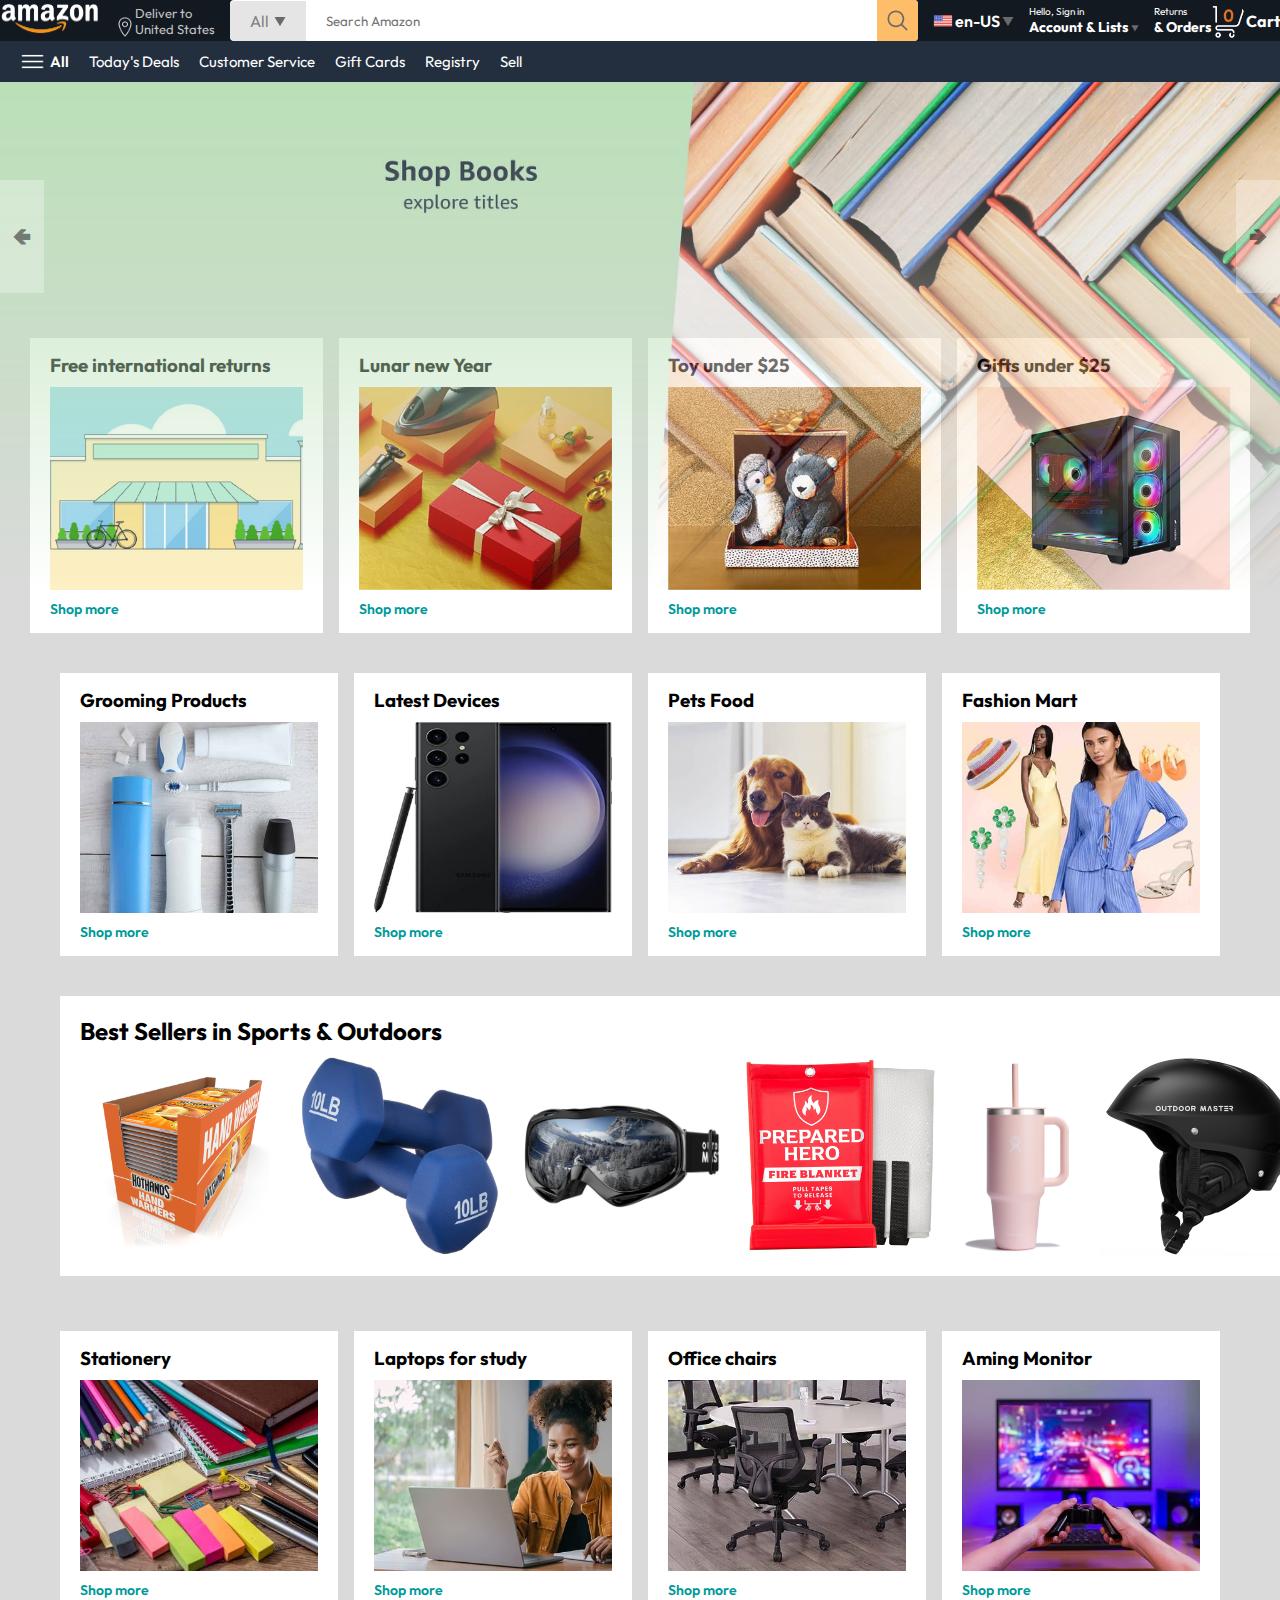
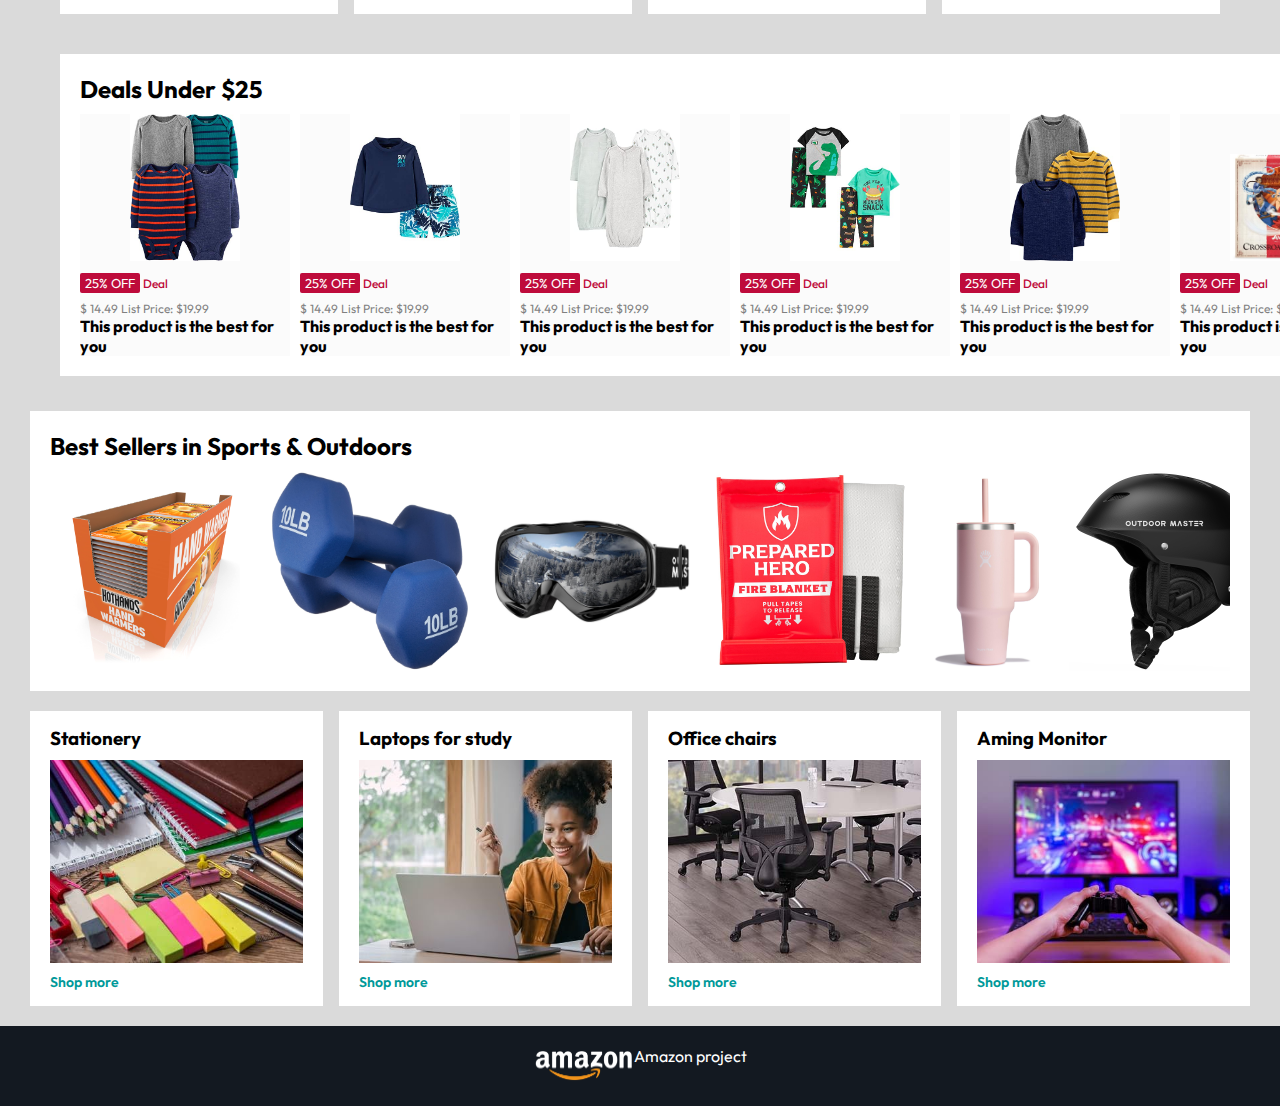
<file: Amazon-Clone-main (1)/Amazon-Clone-main/index.html>
<!DOCTYPE html>
<html>
    <head>
        <meta charset="utf-8">
        <meta name="viewport" content="width=device-width, initial-scale=1.0">
        <meta http-equiv="X-UA-Compatible" content="ie=edge">
        <link rel="stylesheet" href="style.css">

        <title>Amazon Clone</title>
    </head>
    <body>
        <nav>
        <a href="/">
            <img src="./assets/amazon_logo.png" width="100" alt="Amazon Logo">
        </a>
        <div class="nav-country">

            <img src="./assets/location_icon.png" height="20" alt="United States Flag">
            <div>
                <p>Deliver to</p>
                <p>United States</p>
            </div>
        </div>
            <div class="nav-search">
                <div class="nav-search-gategory">
                    <p>All</p>
                    <img src="./assets/dropdown_icon.png" height="12" alt="">
                </div>
                <input type="text" class="nav-search-input" placeholder="Search Amazon">
                <img src="./assets/search_icon.png" class="nav-search-icon" alt="Search Icon">
            </div>

            <div class="nav-language">
                <img src="./assets/us_flag.png" width="20px" alt="Globe Icon">
                <p>en-US</p>
                <img src="./assets/dropdown_icon.png" width="12px" alt="">

            </div>

            <div class="nav-text">
                <p>Hello, Sign in</p>
                <h1>Account & Lists <img src="./assets/dropdown_icon.png" width="8px" alt=""> </h1>

            </div>
            <div class="nav-text">
                <p>Returns</p>
                <h1>& Orders </h1>

            </div>
            <a href="./cart.html" class="nav-cart">
                <img src="./assets/cart_icon.png" width="35px">
                <h4>Cart</h4>
            </a>

        </nav>

        <!--------------------------------------->
    <div class="nav-bottom">
        <div>
            <img src="./assets/menu_icon.png" width="25px" alt="Menu Icon">
            <p>All</p>
        </div>
        <p>Today's Deals</p>
        <p>Customer Service</p>
        <p>Gift Cards</p>
        <p>Registry</p>
        <p>Sell</p>
    </div>

    <!--------------------------------------->

    <div class="header-slider">
        <a href="#" class="control-prev">&#129144</a>
        <a href="#" class="control-next">&#129146</a>
        <ul>
            <img src="./assets/header1.jpg" class="header-img" alt="">
            <img src="./assets/header2.jpg"class="header-img" alt="">
            <img src="./assets/header3.jpg"class="header-img" alt="">
            <img src="./assets/header4.jpg" class="header-img"alt="">
            <img src="./assets/header5.jpg" class="header-img"alt="">
            <img src="./assets/header6.jpg" class="header-img"alt="">

        </ul>
    </div>

    <div class="box-row header-box">
        <div class="box-col">
            <h3>Free international returns</h3>
            <img src="./assets/box1-1.jpg" alt="">
            <a href="#">Shop more</a>
        </div>
        <div class="box-col">
            <h3>Lunar new Year</h3>
            <img src="./assets/box1-2.jpg" alt="">
            <a href="#">Shop more</a>
        </div>
        <div class="box-col">
            <h3>Toy under $25</h3>
            <img src="./assets/box1-3.jpg" alt="">
            <a href="#">Shop more</a>
        </div>
        <div class="box-col">
            <h3> Gifts under $25</h3>
            <img src="./assets/box1-4.jpg" alt="">
            <a href="#">Shop more</a>
        </div>
    <div class="box-row ">
        <div class="box-col">
            <h3>Grooming Products</h3>
            <img src="./assets/box2-1.jpg" alt="">
            <a href="#">Shop more</a>
        </div>
        <div class="box-col">
            <h3>Latest Devices</h3>
            <img src="./assets/box2-2.jpg" alt="">
            <a href="#">Shop more</a>
        </div>
        <div class="box-col">
            <h3>Pets Food </h3>
            <img src="./assets/box2-3.jpg" alt="">
            <a href="#">Shop more</a>
        </div>
        <div class="box-col">
            <h3>Fashion Mart</h3>
            <img src="./assets/box2-4.jpg" alt="">
            <a href="#">Shop more</a>
        </div>
    </div>
    <div class="products-slider">
        <h2>Best Sellers in Sports & Outdoors</h2>
        <div class="products">
            <img src="./assets/product1-1.jpg" alt="">
            <img src="./assets/product1-2.jpg" alt="">
            <img src="./assets/product1-3.jpg" alt="">
            <img src="./assets/product1-4.jpg" alt="">
            <img src="./assets/product1-5.jpg" alt="">
            <img src="./assets/product1-6.jpg" alt="">
            <img src="./assets/product1-7.jpg" alt="">
            <img src="./assets/product1-8.jpg" alt="">
            <img src="./assets/product1-9.jpg" alt="">
            <img src="./assets/product1-10.jpg" alt="">
        </div>
    </div>
    <div class="box-row ">
        <div class="box-col">
            <h3>Stationery</h3>
            <img src="./assets/box3-1.jpg" alt="">
            <a href="#">Shop more</a>
        </div>
        <div class="box-col">
            <h3>Laptops for study</h3>
            <img src="./assets/box3-2.jpg" alt="">
            <a href="#">Shop more</a>
        </div>
        <div class="box-col">
            <h3>Office chairs </h3>
            <img src="./assets/box3-3.jpg" alt="">
            <a href="#">Shop more</a>
        </div>
        <div class="box-col">
            <h3> Aming Monitor</h3>
            <img src="./assets/box3-4.jpg" alt="">
            <a href="#">Shop more</a>
        </div>
    </div>
    <div class="products-slider-with-price">
        <h2>Deals Under $25</h2>
        <div class="products">
        <div class="product-card">
            <div class="product-img-container">
                <img src="./assets/product2-1.jpg" alt="">
            </div>
            <div class="product-offer">
                <p>25% OFF</p> <span>Deal</span>
            </div>
            <p class="product-price">$ <span>14.49</span> List Price: $19.99</p>
            <h4>This product is the best for you </h4>

        </div>
        <div class="product-card">
            <div class="product-img-container">
                <img src="./assets/product2-2.jpg" alt="">
            </div>
            <div class="product-offer">
                <p>25% OFF</p> <span>Deal</span>
            </div>
            <p class="product-price">$ <span>14.49</span> List Price: $19.99</p>
            <h4>This product is the best for you </h4>

        </div>
        <div class="product-card">
            <div class="product-img-container">
                <img src="./assets/product2-3.jpg" alt="">
            </div>
            <div class="product-offer">
                <p>25% OFF</p> <span>Deal</span>
            </div>
            <p class="product-price">$ <span>14.49</span> List Price: $19.99</p>
            <h4>This product is the best for you </h4>

        </div>
        <div class="product-card">
            <div class="product-img-container">
                <img src="./assets/product2-4.jpg" alt="">
            </div>
            <div class="product-offer">
                <p>25% OFF</p> <span>Deal</span>
            </div>
            <p class="product-price">$ <span>14.49</span> List Price: $19.99</p>
            <h4>This product is the best for you </h4>

        </div>
        <div class="product-card">
            <div class="product-img-container">
                <img src="./assets/product2-5.jpg" alt="">
            </div>
            <div class="product-offer">
                <p>25% OFF</p> <span>Deal</span>
            </div>
            <p class="product-price">$ <span>14.49</span> List Price: $19.99</p>
            <h4>This product is the best for you </h4>

        </div>
        <div class="product-card">
            <div class="product-img-container">
                <img src="./assets/product2-6.jpg" alt="">
            </div>
            <div class="product-offer">
                <p>25% OFF</p> <span>Deal</span>
            </div>
            <p class="product-price">$ <span>14.49</span> List Price: $19.99</p>
            <h4>This product is the best for you </h4>

        </div>
        <div class="product-card">
            <div class="product-img-container">
                <img src="./assets/product2-7.jpg" alt="">
            </div>
            <div class="product-offer">
                <p>25% OFF</p> <span>Deal</span>
            </div>
            <p class="product-price">$ <span>14.49</span> List Price: $19.99</p>
            <h4>This product is the best for you </h4>

        </div>
        <div class="product-card">
            <div class="product-img-container">
                <img src="./assets/product2-8.jpg" alt="">
            </div>
            <div class="product-offer">
                <p>25% OFF</p> <span>Deal</span>
            </div>
            <p class="product-price">$ <span>14.49</span> List Price: $19.99</p>
            <h4>This product is the best for you </h4>

        </div>
        <div class="product-card">
            <div class="product-img-container">
                <img src="./assets/product2-9.jpg" alt="">
            </div>
            <div class="product-offer">
                <p>25% OFF</p> <span>Deal</span>
            </div>
            <p class="product-price">$ <span>14.49</span> List Price: $19.99</p>
            <h4>This product is the best for you </h4>

        </div>
        <div class="product-card">
            <div class="product-img-container">
                <img src="./assets/product2-10.jpg" alt="">
            </div>
            <div class="product-offer">
                <p>25% OFF</p> <span>Deal</span>
            </div>
            <p class="product-price">$ <span>14.49</span> List Price: $19.99</p>
            <h4>This product is the best for you </h4>

        </div>
        <div class="product-card">
            <div class="product-img-container">
                <img src="./assets/product2-11.jpg" alt="">
            </div>
            <div class="product-offer">
                <p>25% OFF</p> <span>Deal</span>
            </div>
            <p class="product-price">$ <span>14.49</span> List Price: $19.99</p>
            <h4>This product is the best for you </h4>

        </div>
    </div>
    </div>
    </div>
    
    
    <div class="products-slider">
        <h2>Best Sellers in Sports & Outdoors</h2>
        <div class="products">
            <img src="./assets/product1-1.jpg" alt="">
            <img src="./assets/product1-2.jpg" alt="">
            <img src="./assets/product1-3.jpg" alt="">
            <img src="./assets/product1-4.jpg" alt="">
            <img src="./assets/product1-5.jpg" alt="">
            <img src="./assets/product1-6.jpg" alt="">
            <img src="./assets/product1-7.jpg" alt="">
            <img src="./assets/product1-8.jpg" alt="">
            <img src="./assets/product1-9.jpg" alt="">
            <img src="./assets/product1-10.jpg" alt="">
        </div>
    </div>

    <div class="box-row ">
        <div class="box-col">
            <h3>Stationery</h3>
            <img src="./assets/box3-1.jpg" alt="">
            <a href="#">Shop more</a>
        </div>
        <div class="box-col">
            <h3>Laptops for study</h3>
            <img src="./assets/box3-2.jpg" alt="">
            <a href="#">Shop more</a>
        </div>
        <div class="box-col">
            <h3>Office chairs </h3>
            <img src="./assets/box3-3.jpg" alt="">
            <a href="#">Shop more</a>
        </div>
        <div class="box-col">
            <h3> Aming Monitor</h3>
            <img src="./assets/box3-4.jpg" alt="">
            <a href="#">Shop more</a>
        </div>
    </div>

<footer>
    <img src="./assets/amazon_logo.png" width="100" alt="Amazon Logo">
    <p> Amazon project <br><br> <span></span></p>
</footer>

<!--------------scripts------------------------->
        <script src="script.js"></script>
    </body>
</html>
</file>
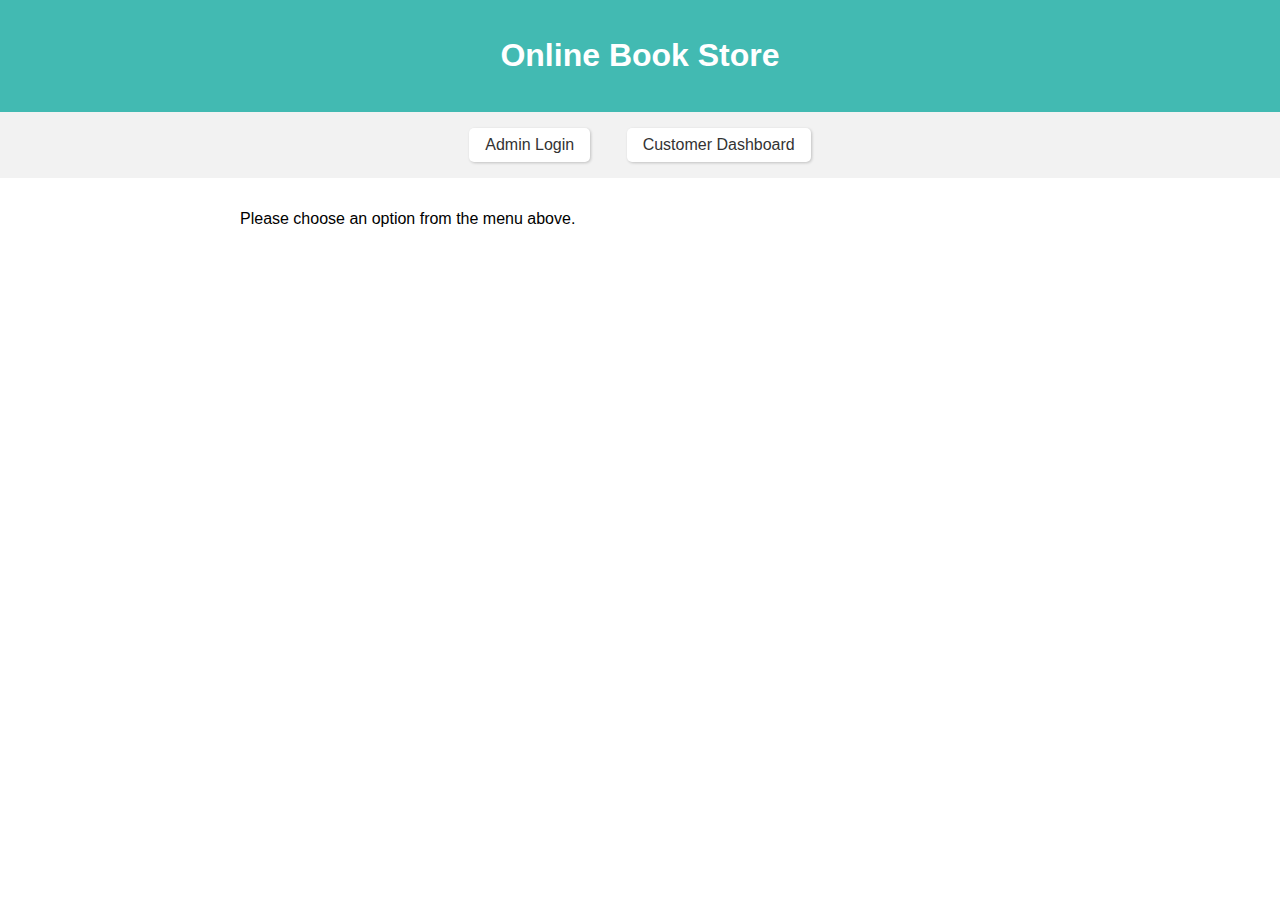
<file: Book-Store-main (1)/Book-Store-main/index.html>
<!DOCTYPE html>
<html>
<head>
	<title>Online Book Store</title>
	<link rel="stylesheet" type="text/css" href="style.css">
</head>
<body>
	<header>
		<h1>Online Book Store</h1>
	</header>
	<nav>
		<a href="admin_login.php">Admin Login</a>
		<a href="customer_dashboard.html">Customer Dashboard</a>
	</nav>
	<div class="container">
		<p>Please choose an option from the menu above.</p>
	</div>
</body>
</html>
</file>
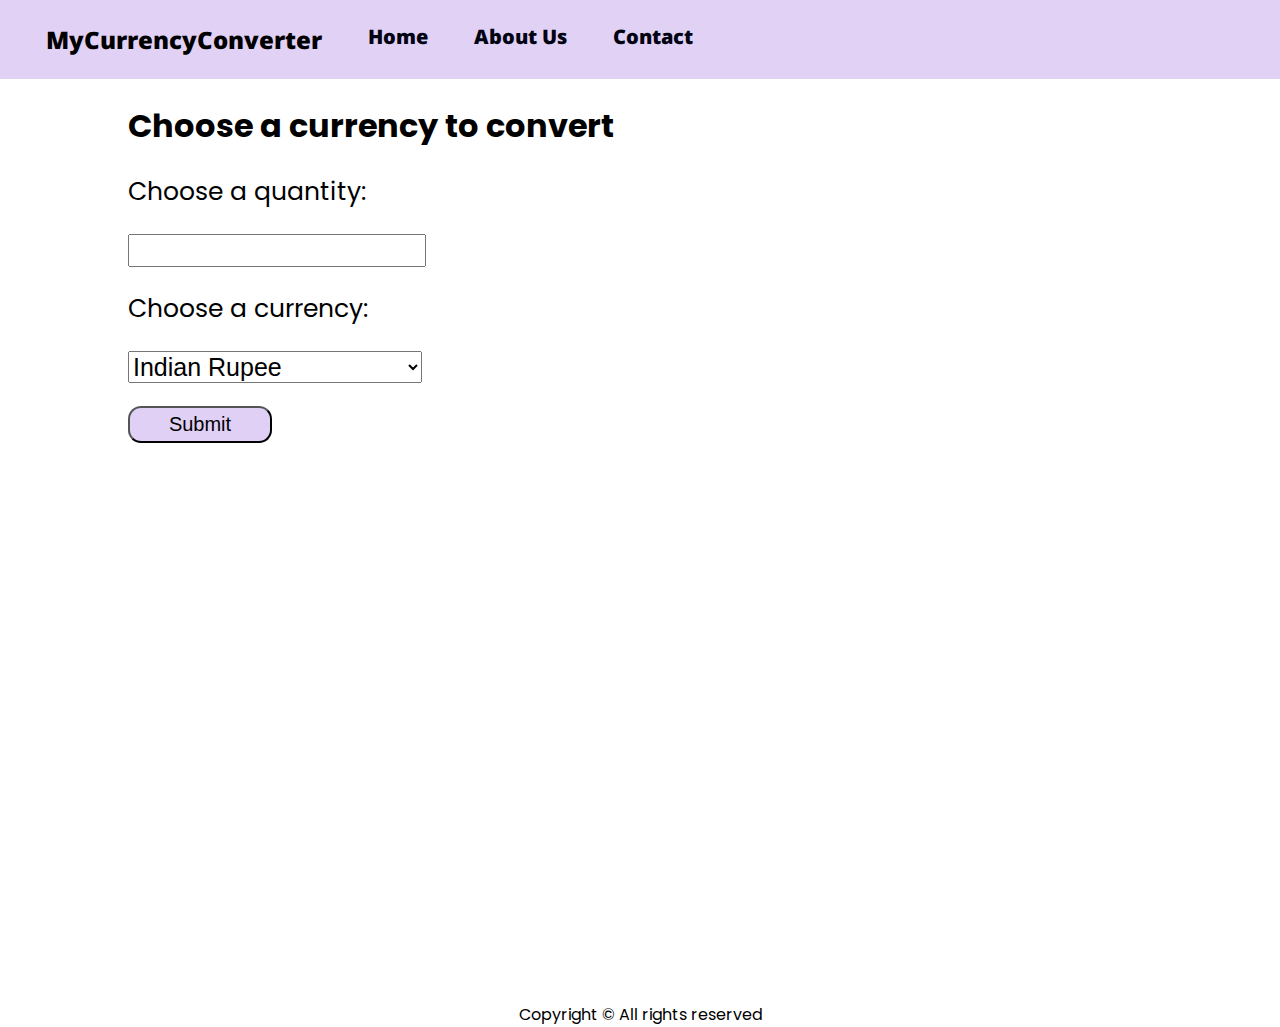
<file: currency-converter-app-main/currency-converter-app-main/index.html>
<!DOCTYPE html>
<html lang="en">

<head>
    <meta charset="UTF-8">
    <meta name="viewport" content="width=device-width, initial-scale=1.0">
    <title>Currency Converter - Convert your currency </title>
    <!-- <link rel="stylesheet" href="/styles.css"> -->
    <style>
        @import url('https://fonts.googleapis.com/css2?family=Noto+Sans:ital,wght@0,700;1,300&family=Poppins:wght@400;600&display=swap');

        * {
            margin: 0;
            padding: 0;
        }

        nav {
            font-family: 'Noto Sans', sans-serif;
            font-weight: 900;
            display: flex;
            font-size: 20px;
            background-color: rgb(224, 209, 245);
            padding: 23px;
        }

        nav li a {
            text-decoration: none;
            color: rgb(2, 3, 18);
            transition: all;
            transition-duration: 500ms;
        }

        nav li a:hover {
            text-decoration: none;
            color: rgb(103, 101, 235);
        }

        div.logo {
            display: flex;
            justify-content: center;
            align-items: center;
            margin: 0 23px;
            font-size: 24px;
        }

        nav ul li {
            list-style: none;
            margin: 0 23px;
        }

        nav ul {
            display: flex;
        }

        .container {
            min-height: 100vh;
            font-family: 'Poppins', sans-serif;
            max-width: 80vw;
            margin: auto;
        }

        .container h1,
        h2 {
            margin: 23px 0;
        }

        .container form {
            display: flex;
            flex-direction: column;
        }

        .container form label {
            font-size: 25px;
        }

        .container form input[type='number'],
        select,
        label {
            font-size: 25px;
            width: 23vw;
            margin-bottom: 23px;
        }

        .btn {
            width: 144px;
            padding: 5px 8px;
            font-size: 20px;
            background: #e0d0f5;
            color: black;
            border-radius: 13px;
            cursor: pointer;
        }

        .output {
            display: none;
        }

        .output table {
            width: 50vw;
            text-align: center;
            border: 2px solid black;
            font-size: 20px;
        }

        .output table th{
            padding: 3px;
        }

        @media (max-width: 600px) {
            

            nav {
                flex-direction: column;
                font-size: 14px;
            }

            nav ul li {
                margin: 5px 13px;
            }

            nav ul {
                justify-content: center;
            }

            .container {
                max-width: 95vw;
            }

            .container form input[type='number'],
            select,
            label {
                width: 80vw;
            }
        }

        footer {
            font-family: 'Poppins', sans-serif;
            text-align: center;
        }
    </style>
</head>

<body>
    <nav>
        <div class="logo">MyCurrencyConverter</div>
        <ul>
            <li><a href="/">Home</a></li>
            <li><a href="/about">About Us</a></li>
            <li><a href="/contact">Contact</a></li>
        </ul>
    </nav>

    <div class="container">
        <h1>Choose a currency to convert</h1>
        <form action="/action.php" method="get">
            <label for="quantity">Choose a quantity: </label>
            <input type="number" name="quantity" min="1" max="10">
            <label for="currency">Choose a currency: </label>
            <select name="currency">
                <option value="INR">Indian Rupee</option>
                <option value="USD">US Dollar</option>
                <option value="EUR">Euro</option>
            </select>
            <button class="btn" type="submit">Submit</button>

        </form>
        <div class="output">
            <h2>Here is your converted values in different currencies</h2>
            <table>
                <thead>
                    <tr>
                        <th>Currency</th>
                        <th>Code</th>
                        <th>Value</th>
                    </tr>
                </thead>
                <tbody>

                </tbody>
            </table>
        </div>
    </div>
    <footer>
        Copyright &copy; All rights reserved
    </footer>
    <script>

    </script>
    <script src="main.js"></script>
</body>

</html>
</file>
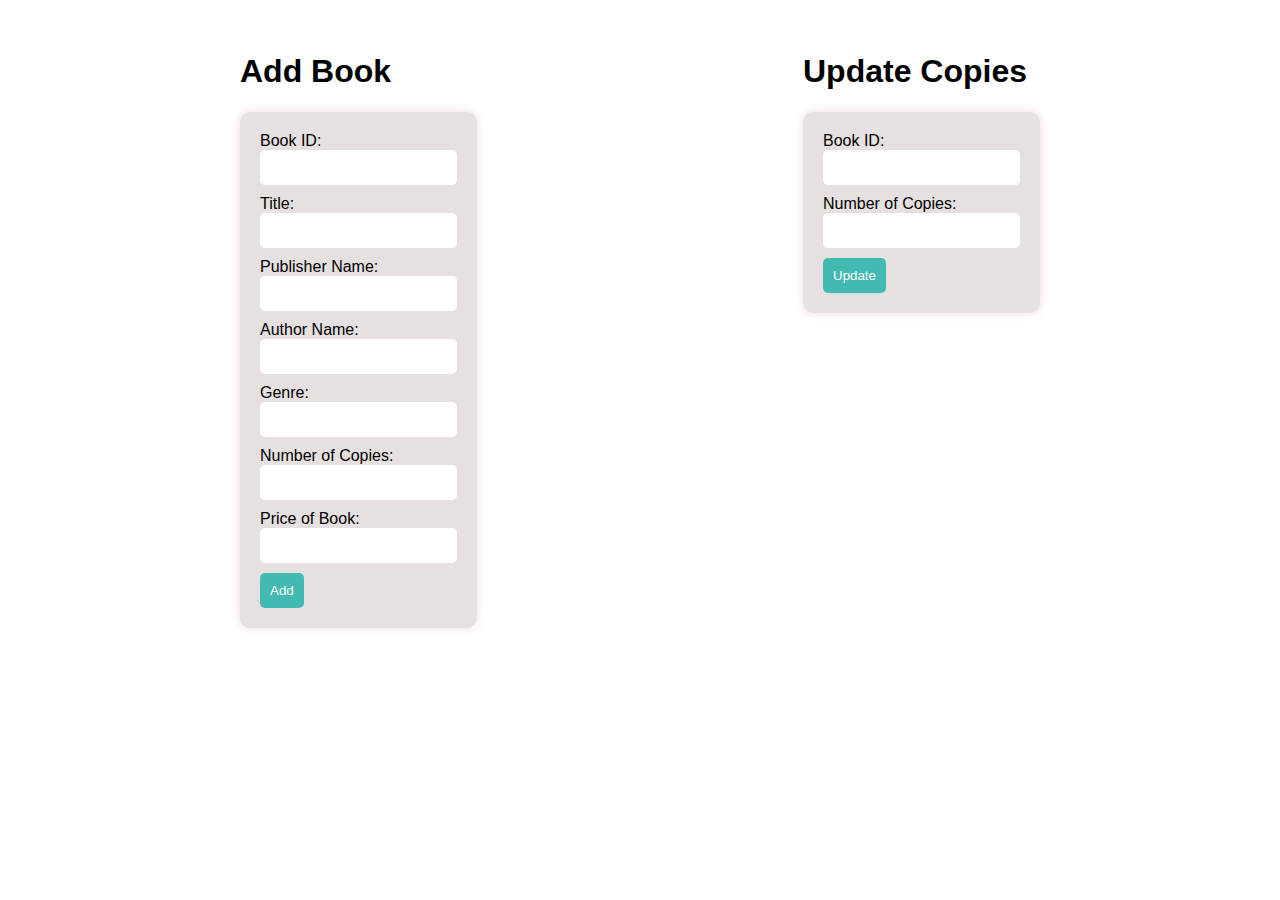
<file: Book-Store-main (1)/Book-Store-main/add_book.html>
<!DOCTYPE html>
<html>
<head>
    <meta charset="UTF-8">
    <title>Add or Update Book</title>
    <link rel="stylesheet" href="style2.css">
</head>
<body>
    <div class="container">
        <div class="add-form">
            <h1>Add Book</h1>
            <form action="add.php" method="post">
                <label for="bookID">Book ID:</label>
                <input type="text" id="bookID" name="bookID" required>
                <label for="title">Title:</label>
                <input type="text" id="title" name="title" required>
                <label for="publisherName">Publisher Name:</label>
                <input type="text" id="publisherName" name="publisherName" required>
                <label for="authorName">Author Name:</label>
                <input type="text" id="authorName" name="authorName" required>
                <label for="genre">Genre:</label>
                <input type="text" id="genre" name="genre" required>
                <label for="noOfCopies">Number of Copies:</label>
                <input type="text" id="noOfCopies" name="noOfCopies" required>
                <label for="price">Price of Book:</label>
                <input type="text" id="price" name="price" required>
                <input type="submit" value="Add">
            </form>
        </div>
        <div class="update-form">
            <h1>Update Copies</h1>
            <form action="update.php" method="post">
                <label for="bookID">Book ID:</label>
                <input type="text" id="bookID" name="bookID" required>
                <label for="noOfCopies">Number of Copies:</label>
                <input type="text" id="noOfCopies" name="noOfCopies" required>
                <input type="submit" value="Update">
            </form>
        </div>
    </div>
</body>
</html>
</file>
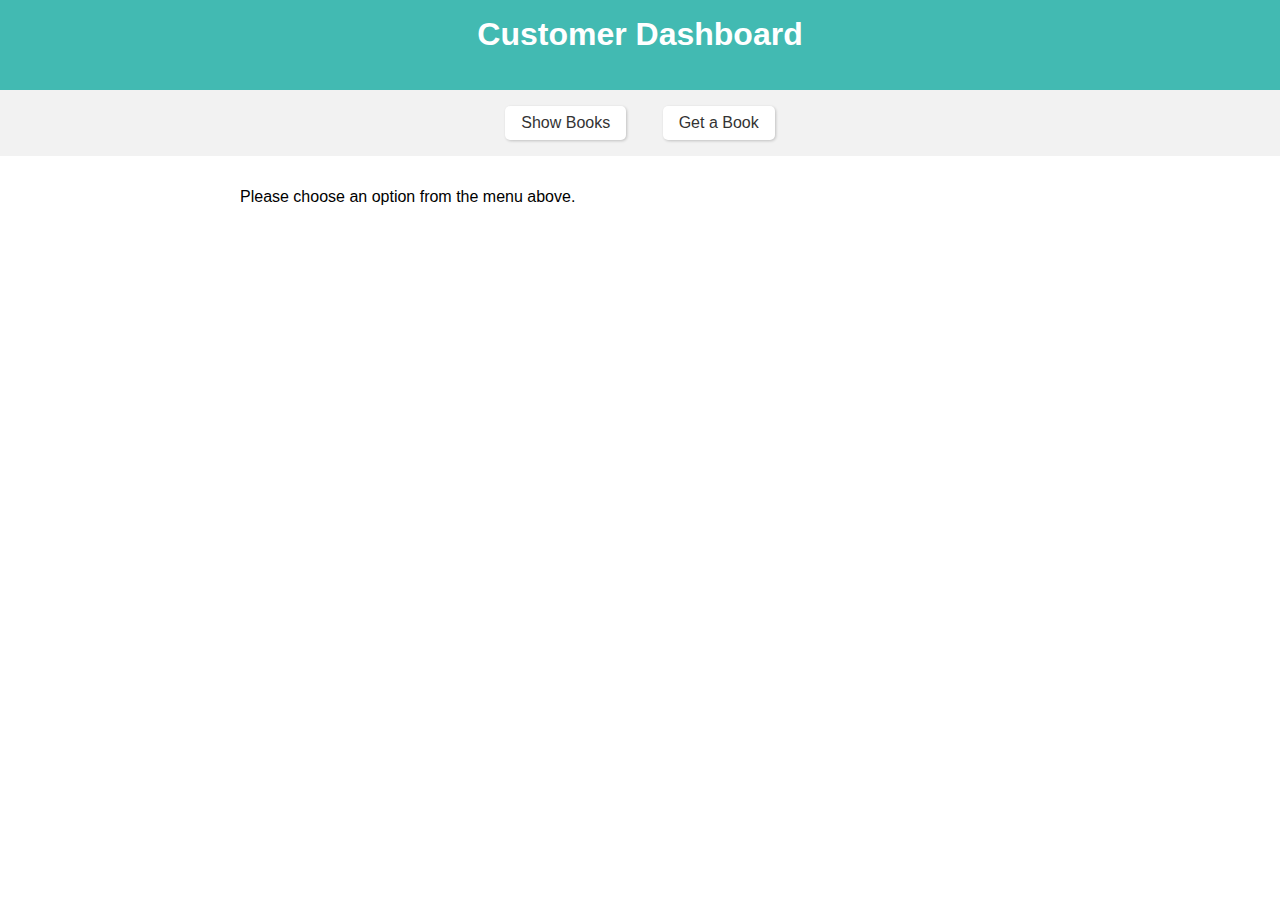
<file: Book-Store-main (1)/Book-Store-main/customer_dashboard.html>
<!DOCTYPE html>
<html>
<head>
	<title>Library Management</title>
	<style>
		/* Some basic styling */
		body {
			font-family: Arial, sans-serif;
			margin: 0;
			padding: 0;
		}

		header {
			background-color: #42bab2;
			color: #fff;
			padding: 1rem;
			text-align: center;
		}

		nav {
			background-color: #f2f2f2;
			padding: 1rem;
			text-align: center;
		}

		nav a {
			display: inline-block;
			margin: 0 1rem;
			color: #333;
			text-decoration: none;
			padding: 0.5rem 1rem;
			border-radius: 5px;
			background-color: #fff;
			box-shadow: 1px 1px 3px rgba(0, 0, 0, 0.2);
			transition: background-color 0.2s ease-in-out;
		}

		nav a:hover {
			background-color: #eee;
		}

		.container {
			max-width: 800px;
			margin: 2rem auto;
			padding: 0 1rem;
		}

		h1 {
			margin-top: 0;
		}
	</style>
</head>
<body>
	<header>
		<h1>Customer Dashboard</h1>
	</header>
	<nav>
		<a href="display.php">Show Books</a>
		<a href="purchase.php">Get a Book</a>
	</nav>
	<div class="container">
		<p>Please choose an option from the menu above.</p>
	</div>
</body>
</html>
</file>
<file: Amazon-Clone-main (1)/Amazon-Clone-main/style.css>
@import url('https://fonts.googleapis.com/css2?family=Honk&family=Outfit:wght@300;400;600;700;800;900&family=Poppins:ital,wght@0,100;0,200;0,300;0,400;0,500;0,600;0,700;0,800;0,900;1,100;1,200;1,300;1,400;1,500;1,600;1,700;1,800&display=swap');



* {
    margin: 0;
    padding: 0;
    box-sizing: border-box;
    font-family: 'Outfit', sans-serif;
}


body {
    
    background: #dadada;
}
a {
    text-decoration: none;
    color:inherit;
}

nav {

    background: #131921;
    display: flex;
    justify-content: space-between;
    align-items: center;
    padding: 10px, 20px;
    color: #fff;
}
.nav-country {
    display: flex;
    align-items: end;
    margin-left: 15px;
    font-size: 13px;
    color: #c4c4c4;

}

.nav-country h1 {
    color: #fff;
    font-size: 14px;
}

.nav-search {
    flex: 1;
    display: flex;
    align-items: center;
    margin-left: 15px;
    border-radius: 4px;
    max-width: 1000px  ;
    color: gray;
    background: #fff;
    -webkit-border-radius: 4px;
    -moz-border-radius: 4px;
    -ms-border-radius: 4px;
    -o-border-radius: 4px;
}

.nav-search-gategory {
    display: flex;
    align-items: center;
    padding: 10px 20px;
    gap: 5px;
    background:#e5e5e5;
    border-radius: 5px 0 0 5px;
    -webkit-border-radius: 5px 0 0 5px;
    -moz-border-radius: 5px 0 0 5px;
    -ms-border-radius: 5px 0 0 5px;
    -o-border-radius: 5px 0 0 5px;
}

.nav-search-input {
    border: none;
    outline: none;
    padding-left: 20px;
    width: 100%;
}

.nav-search-icon {
    max-width: 41px;
    padding: 8px;
    background: #febd69;
    border-radius: 0 4px 4px 0;
    -webkit-border-radius: 0 4px 4px 0;
    -moz-border-radius: 0 4px 4px 0;
    -ms-border-radius: 0 4px 4px 0;
    -o-border-radius: 0 4px 4px 0;
}

.nav-language {
    display:flex;
    align-items: center;
    gap: 2px;
    font-weight: 600;
    margin-left: 15px;
}

.nav-text {
    margin-left: 15px;
    
}
.nav-text p{
    font-size: 10px;
}

.nav-text h1{
    font-size: 14px;
}
.nav-cart {
    display: flex;
    align-items: center;
    margin-right: 0px 15px;
}
.nav-bottom {
    display: flex;
    align-items: center;
    padding: 8px 20px;
    background: #232f3e;
    gap: 20px;
    color: #fff;
    font-size: 15px;
}

.nav-bottom div {
    display: flex;
    align-items: center;
    gap: 5px;
    cursor: pointer;
    font-weight: 600;
}
.header-slider ul {
    display: flex;
    overflow-y: hidden;
}

.header-img {
    max-width: 100%;
    mask-image: linear-gradient(to bottom, #000000, transparent 100%);
}  
.header-slider a {
    position: absolute;
    top: 20%;
    z-index: 1;
    padding: 5vh 1vw; 
    background: #ffffff4f;
    color: #0000007b;
    text-decoration: none;
    font-size: 18px;
    font-weight: bold;
    cursor: pointer;
    transition: 0.5s;
}

.control-next {
    right: 0;
}

.box-row {
    display: flex;
    flex-wrap: wrap;
    justify-content: space-between;
    row-gap: 20px;
    margin: 20px 30px;
}

.box-col {
    display: flex;
    flex-direction: column;
    gap: 10px;
    padding: 15px 20px;
    background: #fff;
    max-width: 24%;
    min-height: 200px;
}

.box-col a {
    font-size: 14px;
    color: #009999;
    font-weight: 600;
}

.header-box {
    margin-top: -20vw;
}

.products-slider {
    background: #fff;
    margin: 0 30px;
    padding: 20px;
    margin-bottom: 15px;
}

.products-slider .products {
    display: flex;
    overflow-x: auto;
    gap: 20px;
    margin-top: 10px;

}

.products-slider .products img {
    max-width: 200px;
    cursor: pointer;
    max-height: 200px;
}

.products-slider .products::-webkit-scrollbar {
    display: none;
}
.products-slider-with-price {
    background: #fff;
    margin: 0 30px;
    padding: 20px;
    margin-bottom: 15px;
}

.products-slider-with-price .products {
    display: flex;
    overflow-x: auto;
    gap: 10px;
    margin-top: 10px;
}
.products-slider-with-price .products::-webkit-scrollbar {
    display: none;
}
.product-card {
    display: flex;
    flex-direction: column;
    justify-content: end;
    min-width: 210px;
    background: #fbfbfb;

}

.product-card img {
    max-width: 110px;
    margin: 0 50px;
}

.product-offer p {
    background: #be0b3b;
    color: #fff;
    display: inline-block;
    padding: 2px 5px;
    border-radius: 2px;
    font-size: 13px;
    margin: 8px 0;
    -webkit-border-radius: 2px;
    -moz-border-radius: 2px;
    -ms-border-radius: 2px;
    -o-border-radius: 2px;
}

.product-offer span {
    color: #be0b3b;
    font-weight: 500;
    font-size: 12px;
}
.product-offer h1 {
    font-size: 14px;
    font-weight: 600;
    margin: 8px 0;
}

.product-price {
    color: gray;
    font-size: 12px;
}

.product-price h4 {
    font-size: 14px;
    font-weight: 600;
    margin: 8px 0;
    color: #525252;
}

footer{
    display: flex;
    justify-content: center;
    align-items: center;
    background: #131921;
    color: #fff;
    padding: 20px 60px;
}
footer span {
    font-size: 24px;
    font-weight: 600;
    cursor: pointer;
    color: #be0b3b
}
</file>
<file: Book-Store-main (1)/Book-Store-main/style.css>
/* Some basic styling */
body {
    font-family: Arial, sans-serif;
    margin: 0;
    padding: 0;
}

header {
    background-color: #42bab2;
    color: #fff;
    padding: 1rem;
    text-align: center;
}

nav {
    background-color: #f2f2f2;
    padding: 1rem;
    text-align: center;
}

nav a {
    display: inline-block;
    margin: 0 1rem;
    color: #333;
    text-decoration: none;
    padding: 0.5rem 1rem;
    border-radius: 5px;
    background-color: #fff;
    box-shadow: 1px 1px 3px rgba(0, 0, 0, 0.2);
    transition: background-color 0.2s ease-in-out;
}

nav a:hover {
    background-color: #eee;
}

.container {
    max-width: 800px;
    margin: 2rem auto;
    padding: 0 1rem;
}

h1 {
    text-align: center;
}


form {
    max-width: 400px;
    margin: 50px auto 0;
    background-color: #e6e0e0;
    padding: 20px;
    border-radius: 10px;
    box-shadow: 0px 0px 10px rgba(194, 72, 72, 0.2);
}


form input[type="text"],
form input[type="email"],
form input[type="password"] {
    display: block;
    width: 90%;
    margin-bottom: 10px;
    padding: 10px;
    border-radius: 5px;
    border: none;
}

form input[type="submit"] {
    background-color: #42bab2;
    color: white;
    padding: 10px;
    border: none;
    border-radius: 5px;
    cursor: pointer;
    transition: background-color 0.2s ease-in-out;
}

form input[type="submit"]:hover {
    background-color: #3aa99e;
}

.form-box {
    max-width: 400px;
    margin: 50px auto 0;
    background-color: #e6e0e0;
    padding: 20px;
    border-radius: 10px;
    box-shadow: 0px 0px 10px rgba(194, 72, 72, 0.2);
}
</file>
<file: Book-Store-main (1)/Book-Store-main/style2.css>
body {
    font-family: Arial, sans-serif;
    margin: 0;
    padding: 0;
}

.container {
    max-width: 800px;
    margin: 2rem auto;
    display: flex;
    justify-content: space-between;
}

form {
    max-width: 400px;
    margin: 0 auto;
    background-color: #e6e0e0;
    padding: 20px;
    border-radius: 10px;
    box-shadow: 0px 0px 10px rgba(194, 72, 72, 0.2);
}

form input[type="text"],
form input[type="email"],
form input[type="password"] {
    display: block;
    width: 90%;
    margin-bottom: 10px;
    padding: 10px;
    border-radius: 5px;
    border: none;
}

form input[type="submit"] {
    background-color: #42bab2;
    color: white;
    padding: 10px;
    border: none;
    border-radius: 5px;
    cursor: pointer;
    transition: background-color 0.2s ease-in-out;
}

form input[type="submit"]:hover {
    background-color: #3aa99e;
}

.add-form {
    margin-right: 2rem;
}

.update-form {
    margin-left: 2rem;
}
</file>
